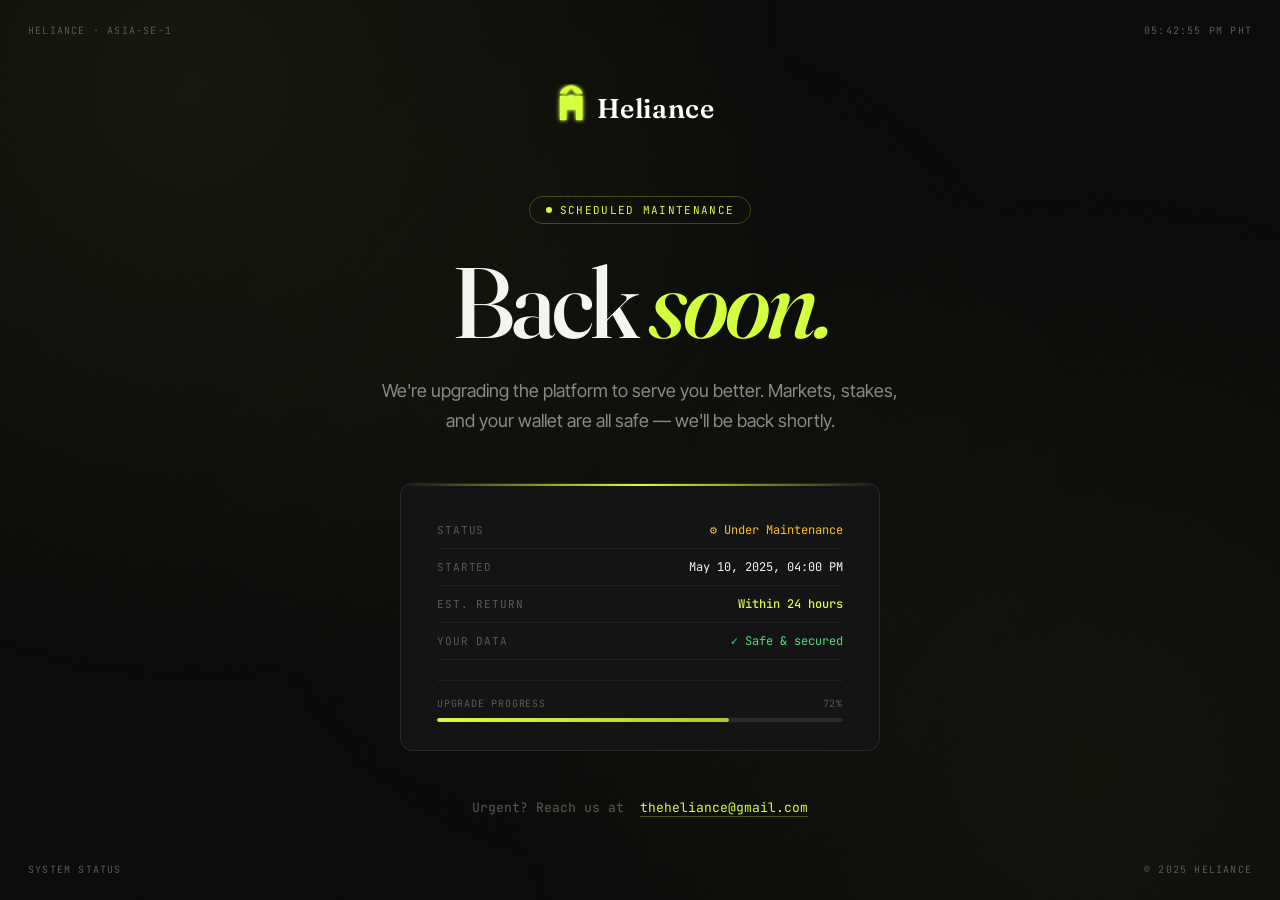
<file: Maintenance.html>
<!DOCTYPE html>
<html lang="en">
<head>
<meta charset="UTF-8">
<meta name="viewport" content="width=device-width, initial-scale=1.0">
<title>Maintenance — Heliance</title>
<link rel="preconnect" href="https://fonts.googleapis.com">
<link href="https://fonts.googleapis.com/css2?family=Fraunces:opsz,wght@9..144,400;9..144,500;9..144,600&family=JetBrains+Mono:wght@400;500&family=Inter+Tight:wght@400;500&display=swap" rel="stylesheet">
<style>
  :root {
    --bg:           #0a0a0a;
    --bg-elev:      #111111;
    --bg-card:      #141414;
    --border:       #1f1f1f;
    --border-strong:#2a2a2a;
    --text:         #f5f5f0;
    --text-dim:     #8a8a85;
    --text-faint:   #5a5a55;
    --accent:       #d4ff3f;
    --accent-dim:   #a8cc32;
    --green:        #4ade80;
    --serif:        'Fraunces', serif;
    --sans:         'Inter Tight', sans-serif;
    --mono:         'JetBrains Mono', monospace;
  }

  *, *::before, *::after { box-sizing: border-box; margin: 0; padding: 0; }

  html, body {
    min-height: 100vh;
    background: var(--bg);
    color: var(--text);
    font-family: var(--sans);
    -webkit-font-smoothing: antialiased;
    overflow-x: hidden;
  }

  /* ── Background grain + glow ── */
  body::before {
    content: '';
    position: fixed;
    inset: 0;
    pointer-events: none;
    background-image:
      radial-gradient(circle at 15% 10%,  rgba(212,255,63,.06), transparent 45%),
      radial-gradient(circle at 85% 85%,  rgba(212,255,63,.04), transparent 45%),
      radial-gradient(circle at 50% 50%,  rgba(212,255,63,.02), transparent 60%);
    z-index: 0;
  }

  /* Subtle noise texture overlay */
  body::after {
    content: '';
    position: fixed;
    inset: 0;
    pointer-events: none;
    opacity: .025;
    background-image: url("data:image/svg+xml,%3Csvg viewBox='0 0 256 256' xmlns='http://www.w3.org/2000/svg'%3E%3Cfilter id='noise'%3E%3CfeTurbulence type='fractalNoise' baseFrequency='0.9' numOctaves='4' stitchTiles='stitch'/%3E%3C/filter%3E%3Crect width='100%25' height='100%25' filter='url(%23noise)'/%3E%3C/svg%3E");
    background-size: 200px 200px;
    z-index: 0;
  }

  /* ── Layout ── */
  .wrap {
    position: relative;
    z-index: 1;
    min-height: 100vh;
    display: flex;
    flex-direction: column;
    align-items: center;
    justify-content: center;
    padding: 48px 24px;
  }

  /* ── Logo ── */
  .logo-area {
    display: flex;
    align-items: center;
    gap: 12px;
    margin-bottom: 64px;
    animation: fadeDown .8s ease both;
  }

  .logo-svg { display: block; }

  /* ── Status pill ── */
  .status-pill {
    display: inline-flex;
    align-items: center;
    gap: 8px;
    padding: 6px 16px;
    border: 1px solid rgba(212,255,63,.25);
    border-radius: 999px;
    font-family: var(--mono);
    font-size: 11px;
    letter-spacing: .12em;
    color: var(--accent);
    margin-bottom: 28px;
    animation: fadeDown .8s .1s ease both;
  }

  .status-dot {
    width: 6px;
    height: 6px;
    background: var(--accent);
    border-radius: 50%;
    animation: pulse 2s infinite;
  }

  @keyframes pulse {
    0%, 100% { opacity: 1; box-shadow: 0 0 0 0 rgba(212,255,63,.4); }
    50%       { opacity: .6; box-shadow: 0 0 0 5px rgba(212,255,63,0); }
  }

  /* ── Main heading ── */
  h1 {
    font-family: var(--serif);
    font-size: clamp(48px, 10vw, 100px);
    font-weight: 500;
    line-height: 1;
    letter-spacing: -.04em;
    text-align: center;
    margin-bottom: 24px;
    animation: fadeDown .8s .15s ease both;
  }

  h1 em {
    font-style: italic;
    color: var(--accent);
  }

  /* ── Sub text ── */
  .sub {
    font-size: clamp(15px, 2vw, 18px);
    color: var(--text-dim);
    text-align: center;
    max-width: 520px;
    line-height: 1.65;
    margin-bottom: 48px;
    animation: fadeDown .8s .2s ease both;
  }

  /* ── Info card ── */
  .card {
    background: var(--bg-card);
    border: 1px solid var(--border-strong);
    border-radius: 12px;
    padding: 28px 36px;
    max-width: 480px;
    width: 100%;
    margin-bottom: 48px;
    animation: fadeDown .8s .25s ease both;
  }

  .card-row {
    display: flex;
    justify-content: space-between;
    align-items: center;
    padding: 10px 0;
    border-bottom: 1px solid var(--border);
    font-size: 14px;
  }

  .card-row:last-child { border-bottom: none; }

  .card-row .lbl {
    font-family: var(--mono);
    font-size: 11px;
    letter-spacing: .08em;
    color: var(--text-faint);
    text-transform: uppercase;
  }

  .card-row .val {
    font-family: var(--mono);
    font-size: 12px;
    color: var(--text);
  }

  .card-row .val.accent { color: var(--accent); font-weight: 500; }
  .card-row .val.amber  { color: #fbbf24; }

  /* ── Progress bar ── */
  .prog-wrap {
    margin-top: 20px;
    padding-top: 16px;
    border-top: 1px solid var(--border);
  }

  .prog-lbl {
    display: flex;
    justify-content: space-between;
    font-family: var(--mono);
    font-size: 10px;
    color: var(--text-faint);
    letter-spacing: .08em;
    text-transform: uppercase;
    margin-bottom: 8px;
  }

  .prog-track {
    height: 4px;
    background: var(--border-strong);
    border-radius: 2px;
    overflow: hidden;
  }

  .prog-fill {
    height: 100%;
    border-radius: 2px;
    background: linear-gradient(90deg, var(--accent), var(--accent-dim));
    animation: fillBar 2s 1s ease both;
    transform-origin: left;
  }

  @keyframes fillBar {
    from { width: 0%; }
    to   { width: 72%; }
  }

  /* ── Contact line ── */
  .contact {
    font-size: 13px;
    color: var(--text-faint);
    text-align: center;
    font-family: var(--mono);
    animation: fadeDown .8s .35s ease both;
  }

  .contact a {
    color: var(--accent);
    text-decoration: none;
    border-bottom: 1px solid rgba(212,255,63,.3);
    transition: border-color .2s;
  }

  .contact a:hover { border-color: var(--accent); }

  /* ── Decorative corners ── */
  .corner {
    position: fixed;
    font-family: var(--mono);
    font-size: 10px;
    letter-spacing: .12em;
    color: var(--text-faint);
    text-transform: uppercase;
  }
  .corner-tl { top: 24px; left: 28px; }
  .corner-tr { top: 24px; right: 28px; text-align: right; }
  .corner-bl { bottom: 24px; left: 28px; }
  .corner-br { bottom: 24px; right: 28px; text-align: right; }

  /* ── Animated border accent on card ── */
  .card { position: relative; overflow: hidden; }
  .card::before {
    content: '';
    position: absolute;
    top: 0; left: 0; right: 0;
    height: 2px;
    background: linear-gradient(90deg, transparent, var(--accent), transparent);
    animation: shimmer 3s ease-in-out infinite;
  }

  @keyframes shimmer {
    0%, 100% { opacity: 0; transform: translateX(-100%); }
    50%       { opacity: 1; transform: translateX(100%); }
  }

  /* ── Entrance animations ── */
  @keyframes fadeDown {
    from { opacity: 0; transform: translateY(-16px); }
    to   { opacity: 1; transform: translateY(0); }
  }

  /* ── Responsive ── */
  @media (max-width: 480px) {
    .logo-area { margin-bottom: 40px; }
    .card { padding: 22px 20px; }
    h1 { font-size: clamp(38px, 12vw, 60px); }
    .corner { display: none; }
  }
</style>
</head>
<body>

<!-- Corner labels -->
<div class="corner corner-tl">HELIANCE · ASIA-SE-1</div>
<div class="corner corner-tr" id="live-time"></div>
<div class="corner corner-bl">SYSTEM STATUS</div>
<div class="corner corner-br">© 2025 HELIANCE</div>

<div class="wrap">

  <!-- Logo -->
  <div class="logo-area">
    <svg class="logo-svg" width="180" height="48" viewBox="0 0 220 60" xmlns="http://www.w3.org/2000/svg">
      <defs>
        <filter id="glow" x="-50%" y="-50%" width="200%" height="200%">
          <feGaussianBlur in="SourceGraphic" stdDeviation="3.5" result="b1"/>
          <feGaussianBlur in="SourceGraphic" stdDeviation="1.5" result="b2"/>
          <feMerge><feMergeNode in="b1"/><feMergeNode in="b2"/><feMergeNode in="SourceGraphic"/></feMerge>
        </filter>
      </defs>
      <g filter="url(#glow)">
        <path d="M 28 15 A 8 8 0 1 1 20 15 A 8 8 0 0 1 28 15 Z" fill="#d4ff3f"/>
        <path d="M 10 15 L 18 15 L 18 45 L 10 45 Z" fill="#d4ff3f"/>
        <path d="M 30 15 L 38 15 L 38 45 L 30 45 Z" fill="#d4ff3f"/>
        <path d="M 18 28 L 30 28 L 30 32 L 18 32 Z" fill="#d4ff3f"/>
        <path d="M 10 12 L 18 12 L 24 5 L 30 12 L 38 12 C 38 8, 30 2, 24 2 C 18 2, 10 8, 10 12 Z" fill="#d4ff3f"/>
      </g>
      <text x="56" y="42" font-family="'Fraunces', serif" font-size="34" font-weight="600" fill="#ffffff" letter-spacing="0.02em">Heliance</text>
    </svg>
  </div>

  <!-- Status pill -->
  <div class="status-pill">
    <span class="status-dot"></span>
    SCHEDULED MAINTENANCE
  </div>

  <!-- Heading -->
  <h1>Back <em>soon.</em></h1>

  <!-- Sub -->
  <p class="sub">
    We're upgrading the platform to serve you better.
    Markets, stakes, and your wallet are all safe —
    we'll be back shortly.
  </p>

  <!-- Info card -->
  <div class="card">
    <div class="card-row">
      <span class="lbl">Status</span>
      <span class="val amber">⚙ Under Maintenance</span>
    </div>
    <div class="card-row">
      <span class="lbl">Started</span>
      <span class="val" id="started-time">—</span>
    </div>
    <div class="card-row">
      <span class="lbl">Est. Return</span>
      <span class="val accent">Within 24 hours</span>
    </div>
    <div class="card-row">
      <span class="lbl">Your data</span>
      <span class="val" style="color:var(--green);">✓ Safe &amp; secured</span>
    </div>
    <div class="prog-wrap">
      <div class="prog-lbl"><span>Upgrade progress</span><span>72%</span></div>
      <div class="prog-track"><div class="prog-fill"></div></div>
    </div>
  </div>

  <!-- Contact -->
  <p class="contact">
    Urgent? Reach us at&nbsp;
    <a href="mailto:theheliance@gmail.com">theheliance@gmail.com</a>
  </p>

</div>

<script>
  // Live clock (top-right corner)
  function updateClock() {
    const now = new Date();
    document.getElementById('live-time').textContent =
      now.toLocaleTimeString('en-PH', { hour: '2-digit', minute: '2-digit', second: '2-digit' }) +
      ' PHT';
  }
  updateClock();
  setInterval(updateClock, 1000);

  // "Started" time — hardcoded to when you actually put the site in maintenance.
  // Edit this date/time to match when you uploaded this page.
  const started = new Date('2025-05-11T00:00:00+08:00'); // ← change this
  document.getElementById('started-time').textContent =
    started.toLocaleString('en-PH', {
      month: 'short', day: 'numeric', year: 'numeric',
      hour: '2-digit', minute: '2-digit'
    });

  // ── Optional: auto-redirect when maintenance lifts ──
  // Set a flag in your hosting (e.g. rename this file back to index.html)
  // and uncomment the line below to poll every 30s:
  // setInterval(() => fetch('/').then(r => { if(r.ok && r.url !== location.href) location.reload(); }), 30000);
</script>
</body>
</html>
</file>
